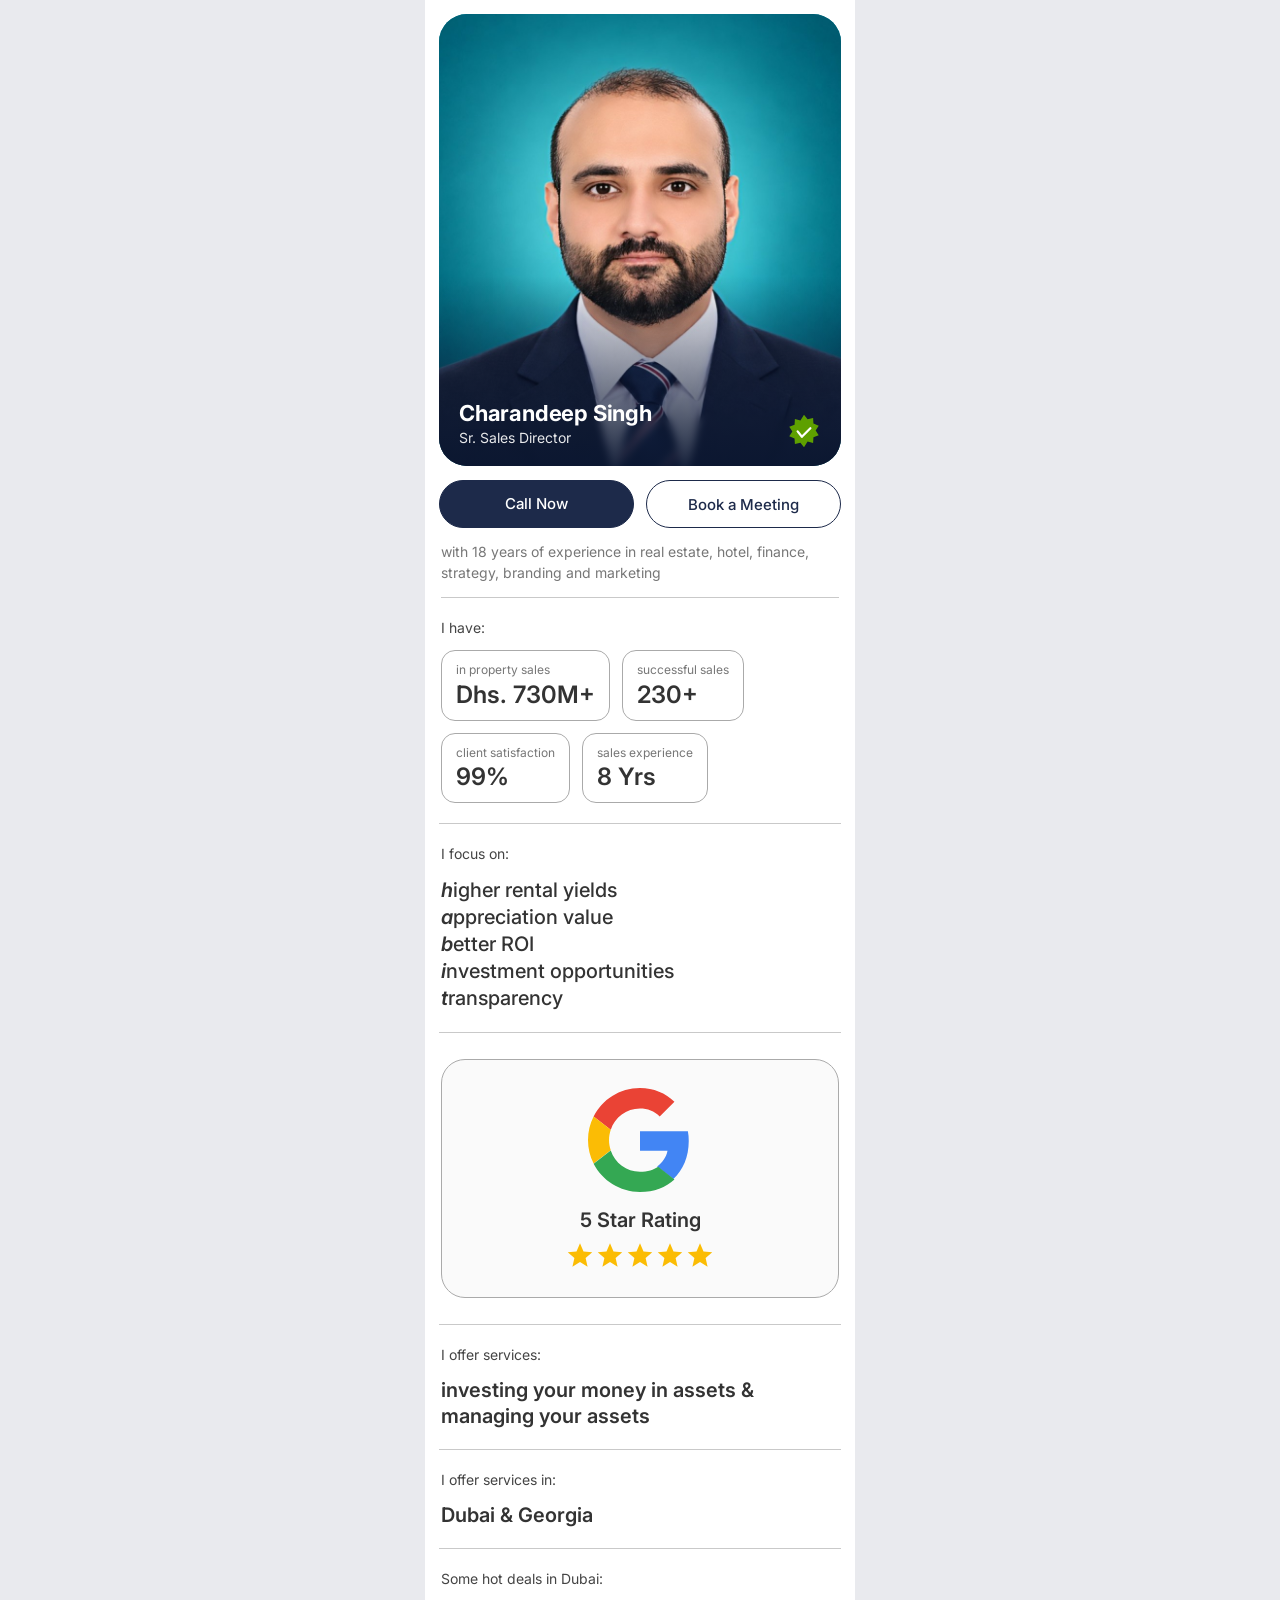
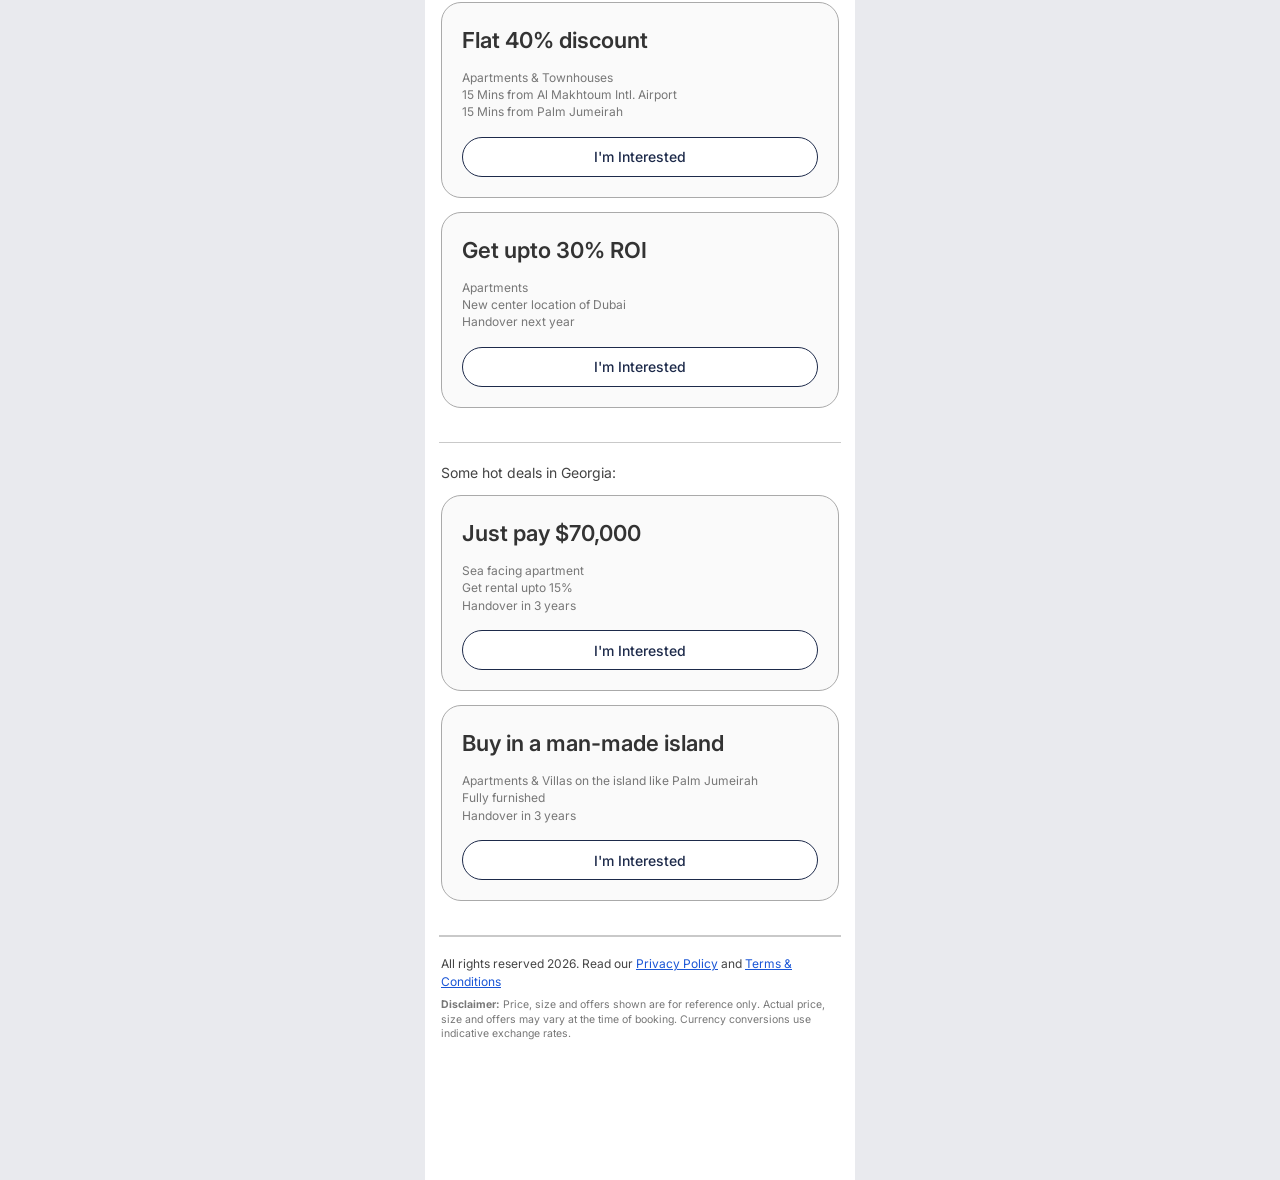
<file: index.html>
<!DOCTYPE html>
<html lang="en">
<head>
<meta charset="utf-8">
<meta name="viewport" content="width=device-width, initial-scale=1, viewport-fit=cover">
<title>Charandeep Singh | Sr. Sales Director - Dubai &amp; Georgia Real Estate</title>
<meta name="description" content="Charandeep Singh, Sr. Sales Director with 18 years of experience in real estate. Invest in and manage assets in Dubai and Georgia.">
<link rel="preconnect" href="https://fonts.googleapis.com">
<link rel="preconnect" href="https://fonts.gstatic.com" crossorigin>
<link href="https://fonts.googleapis.com/css2?family=Inter:ital,wght@0,400;0,500;0,600;0,700;1,600&display=swap" rel="stylesheet">
<link rel="icon" href="favicon.ico" sizes="any">
<link rel="icon" type="image/png" sizes="32x32" href="assets/favicon-32.png">
<link rel="icon" type="image/png" sizes="16x16" href="assets/favicon-16.png">
<link rel="apple-touch-icon" sizes="180x180" href="assets/apple-touch-icon.png">
<link rel="manifest" href="site.webmanifest">
<meta name="theme-color" content="#1d2a4a">
<link rel="stylesheet" href="styles.css">
</head>
<body>
<svg width="0" height="0" style="position:absolute" aria-hidden="true">
  <symbol id="badge" viewBox="0 0 40 40">
    <path fill="#5ea000" d="M20 1l4.2 5.2 6.5-1.6.4 6.7 6.2 2.4-3.6 5.6 3.6 5.6-6.2 2.4-.4 6.7-6.5-1.6L20 39l-4.2-5.2-6.5 1.6-.4-6.7-6.2-2.4 3.6-5.6-3.6-5.6 6.2-2.4.4-6.7 6.5 1.6z"/>
    <path d="M12.5 20.5l5 6.3 10-10" fill="none" stroke="#fff" stroke-width="2.6" stroke-linecap="round" stroke-linejoin="round"/>
  </symbol>
  <symbol id="star" viewBox="0 0 24 24"><path fill="#fbbc04" d="M12 2l3 6.9 7.5.7-5.7 5 1.7 7.4L12 18l-6.5 4 1.7-7.4-5.7-5 7.5-.7z"/></symbol>
</svg>

<main class="app">
  <header class="hero">
    <img src="assets/profile.jpg" alt="Charandeep Singh, Sr. Sales Director">
    <div class="hero-id">
      <div>
        <h1>Charandeep Singh</h1>
        <p>Sr. Sales Director</p>
      </div>
      <svg class="badge" role="img" aria-label="Verified"><use href="#badge"/></svg>
    </div>
  </header>

  <div class="cta-row" id="contact">
    <a class="btn btn-fill" href="tel:+971588959532">Call Now</a>
    <button class="btn btn-line" type="button" data-action="book">Book a Meeting</button>
  </div>

  <p class="intro">with 18 years of experience in real estate, hotel, finance, strategy, branding and marketing</p>

  <section class="rule">
    <p class="label">I have:</p>
    <div class="stats">
      <div class="stat"><small>in property sales</small><strong>Dhs. 730M+</strong></div>
      <div class="stat"><small>successful sales</small><strong>230+</strong></div>
      <div class="stat"><small>client satisfaction</small><strong>99%</strong></div>
      <div class="stat"><small>sales experience</small><strong>8 Yrs</strong></div>
    </div>
  </section>

  <section class="rule">
    <p class="label">I focus on:</p>
    <p class="focus">
      <i>h</i>igher rental yields<br>
      <i>a</i>ppreciation value<br>
      <i>b</i>etter ROI<br>
      <i>i</i>nvestment opportunities<br>
      <i>t</i>ransparency
    </p>
  </section>

  <section class="rule">
    <div class="google">
      <svg class="g" viewBox="0 0 48 48" role="img" aria-label="Google">
        <path fill="#EA4335" d="M24 9.5c3.5 0 6.6 1.2 9.1 3.6l6.8-6.8C35.800 2.400 30.300 0 24 0 14.600 0 6.500 5.400 2.600 13.200l7.900 6.100C12.400 13.600 17.700 9.500 24 9.500z"/>
        <path fill="#4285F4" d="M46.500 24.500c0-1.600-.1-3.100-.4-4.500H24v9h12.700c-.6 3-2.300 5.500-4.800 7.200l7.500 5.800c4.400-4.100 7.100-10.100 7.100-17.500z"/>
        <path fill="#FBBC05" d="M10.500 28.700c-.5-1.400-.8-3-.8-4.700s.3-3.200.8-4.700l-7.900-6.100C.9 16.500 0 20.100 0 24s.9 7.500 2.600 10.800l7.900-6.100z"/>
        <path fill="#34A853" d="M24 48c6.500 0 11.900-2.100 15.900-5.800l-7.500-5.800c-2.100 1.400-4.800 2.300-8.400 2.300-6.300 0-11.600-4.100-13.500-9.800l-7.900 6.100C6.500 42.600 14.600 48 24 48z"/>
      </svg>
      <p class="rate">5 Star Rating</p>
      <div class="stars" aria-hidden="true">
        <svg><use href="#star"/></svg><svg><use href="#star"/></svg><svg><use href="#star"/></svg><svg><use href="#star"/></svg><svg><use href="#star"/></svg>
      </div>
    </div>
  </section>

  <section class="rule">
    <p class="label">I offer services:</p>
    <p class="big">investing your money in assets &amp; managing your assets</p>
  </section>

  <section class="rule">
    <p class="label">I offer services in:</p>
    <p class="big">Dubai &amp; Georgia</p>
  </section>

  <section class="rule">
    <p class="label">Some hot deals in Dubai:</p>
    <article class="deal">
      <h3>Flat 40% discount</h3>
      <ul><li>Apartments &amp; Townhouses</li><li>15 Mins from Al Makhtoum Intl. Airport</li><li>15 Mins from Palm Jumeirah</li></ul>
      <button class="btn btn-line" type="button" data-interest data-section="Some hot deals in Dubai" data-title="Flat 40% discount">I'm Interested</button>
    </article>
    <article class="deal">
      <h3>Get upto 30% ROI</h3>
      <ul><li>Apartments</li><li>New center location of Dubai</li><li>Handover next year</li></ul>
      <button class="btn btn-line" type="button" data-interest data-section="Some hot deals in Dubai" data-title="Get upto 30% ROI">I'm Interested</button>
    </article>
  </section>

  <section class="rule">
    <p class="label">Some hot deals in Georgia:</p>
    <article class="deal">
      <h3>Just pay $70,000</h3>
      <ul><li>Sea facing apartment</li><li>Get rental upto 15%</li><li>Handover in 3 years</li></ul>
      <button class="btn btn-line" type="button" data-interest data-section="Some hot deals in Georgia" data-title="Just pay $70,000">I'm Interested</button>
    </article>
    <article class="deal">
      <h3>Buy in a man-made island</h3>
      <ul><li>Apartments &amp; Villas on the island like Palm Jumeirah</li><li>Fully furnished</li><li>Handover in 3 years</li></ul>
      <button class="btn btn-line" type="button" data-interest data-section="Some hot deals in Georgia" data-title="Buy in a man-made island">I'm Interested</button>
    </article>
  </section>

  <footer>
    <p>All rights reserved 2026. Read our <a href="privacy.html">Privacy Policy</a> and <a href="terms.html">Terms &amp; Conditions</a></p>
    <p class="disc"><b>Disclaimer:</b> Price, size and offers shown are for reference only. Actual price, size and offers may vary at the time of booking. Currency conversions use indicative exchange rates.</p>
  </footer>
</main>

<!-- Sticky banner -->
<div class="sticky" id="sticky" aria-hidden="true">
  <div class="who">
    <div>
      <h2>Charandeep Singh</h2>
      <p>Sr. Sales Director</p>
    </div>
    <svg class="badge" role="img" aria-label="Verified"><use href="#badge"/></svg>
  </div>
  <div class="cta-row">
    <a class="btn btn-fill" href="tel:+971588959532">Call Now</a>
    <button class="btn btn-line" type="button" data-action="book">Book a Meeting</button>
  </div>
</div>

<button class="close" id="closeBtn" type="button" aria-label="Close" hidden>
  <svg viewBox="0 0 24 24" fill="none" stroke="#000" stroke-width="1.4" stroke-linecap="round"><path d="M3 3l18 18M21 3L3 21"/></svg>
</button>

<!-- Contact Now pop-up -->
<div class="modal" id="contactModal" role="dialog" aria-modal="true" aria-label="Contact now">
  <div class="inner"><div class="sheet menu">
    <button type="button" id="opt-zoom">Book a Zoom Meeting</button>
    <a href="tel:+971588959532" id="opt-call">Call Now</a>
    <button type="button" id="opt-whatsapp">WhatsApp Me</button>
    <button type="button" id="opt-callback">Request a Call Back</button>
  </div></div>
</div>

<!-- Book a Zoom Meeting pop-up -->
<div class="modal" id="zoomModal" role="dialog" aria-modal="true" aria-label="Book a Zoom Meeting">
  <div class="inner"><form class="sheet form" id="zoomForm" novalidate>
    <h2>Book a Zoom Meeting</h2>
    <div class="row"><label for="f-name">Your Name</label><input id="f-name" name="name" type="text" autocomplete="name" required></div>
    <div class="row"><label for="f-guests"># of Guests</label><input id="f-guests" name="guests" type="number" min="1" inputmode="numeric" required></div>
    <div class="row"><label for="f-time">Time</label><input id="f-time" name="time" type="time" required></div>
    <div class="row"><label for="f-date">Date</label><input id="f-date" name="date" type="date" required></div>
    <button class="submit" type="submit">Submit a Request</button>
    <p class="note"><b>All fields are mandatory.</b> By submitting this form, you’re accepting the agent or agency to contact you.</p>
  </form></div>
</div>

<!-- Thank you pop-up -->
<div class="modal" id="thanksModal" role="dialog" aria-modal="true" aria-label="Thank you">
  <div class="inner"><div class="sheet thanks">
    <h2>Thank You!</h2>
    <p>Your request has been submitted. You will be contacted soon. I appreciate your patience in this matter.</p>
  </div></div>
</div>

<script src="script.js"></script>
</body>
</html>
</file>
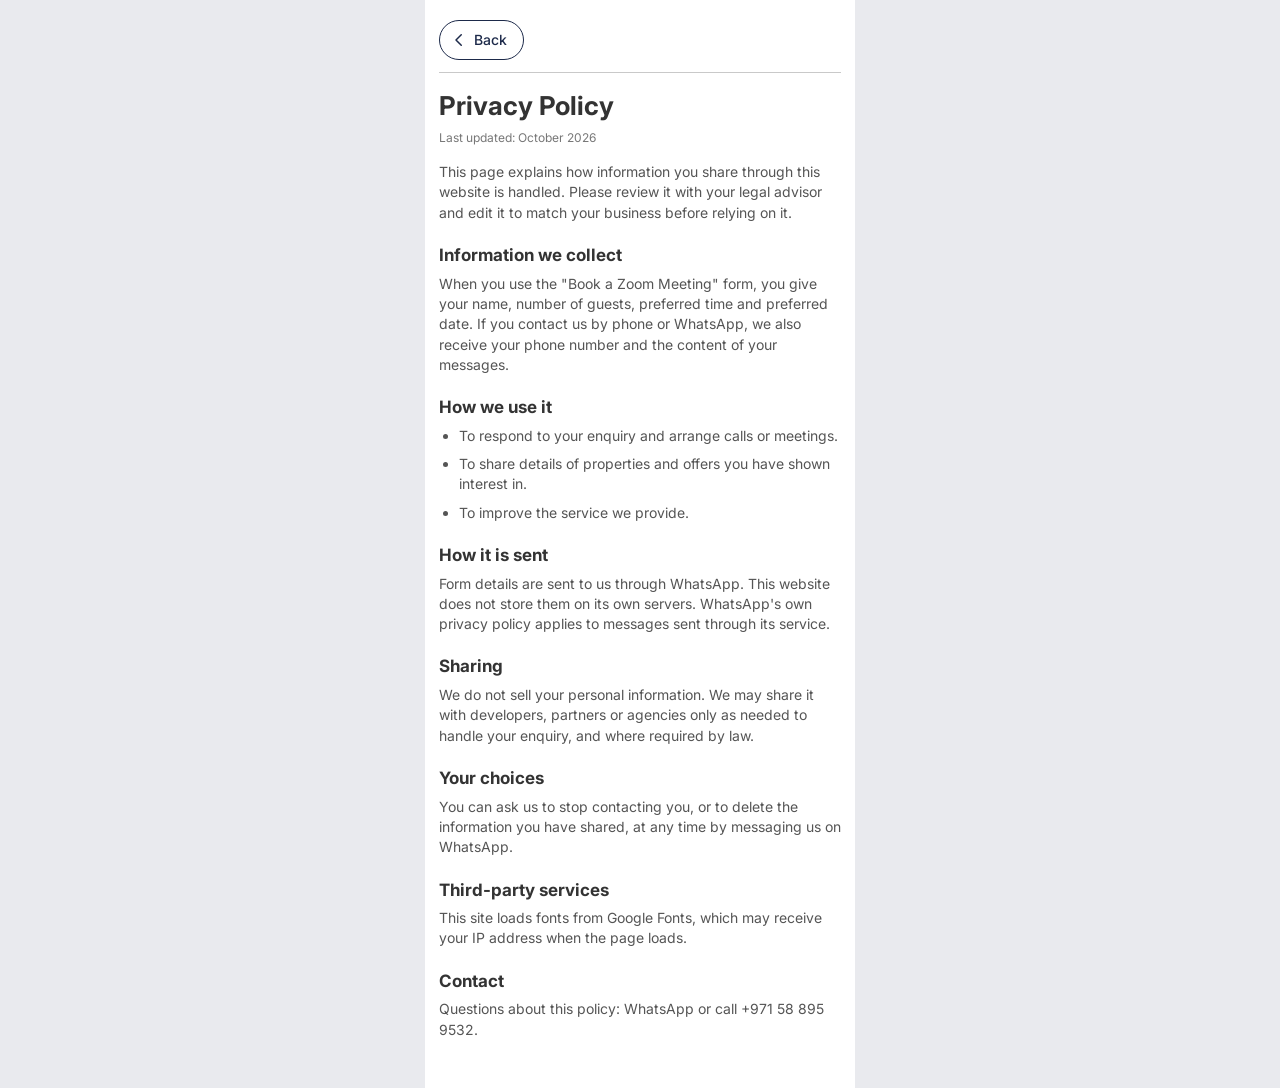
<file: privacy.html>
<!DOCTYPE html>
<html lang="en"><head><meta charset="utf-8">
<meta name="viewport" content="width=device-width, initial-scale=1, viewport-fit=cover">
<title>Privacy Policy | Charandeep Singh</title>
<link rel="preconnect" href="https://fonts.googleapis.com"><link rel="preconnect" href="https://fonts.gstatic.com" crossorigin>
<link href="https://fonts.googleapis.com/css2?family=Inter:wght@400;500;600;700&display=swap" rel="stylesheet">
<link rel="icon" href="favicon.ico" sizes="any">
<link rel="icon" type="image/png" sizes="32x32" href="assets/favicon-32.png">
<link rel="icon" type="image/png" sizes="16x16" href="assets/favicon-16.png">
<link rel="apple-touch-icon" sizes="180x180" href="assets/apple-touch-icon.png">
<link rel="manifest" href="site.webmanifest">
<meta name="theme-color" content="#1d2a4a">
<link rel="stylesheet" href="styles.css"></head>
<body><main class="app" style="padding-bottom:40px">
<nav class="topbar"><a class="back" href="index.html"><svg viewBox="0 0 24 24" fill="none" stroke="currentColor" stroke-width="2" stroke-linecap="round" stroke-linejoin="round"><path d="M15 5l-7 7 7 7"/></svg>Back</a></nav>
<article class="legal"><h1>Privacy Policy</h1><p class="upd">Last updated: October 2026</p>

<p>This page explains how information you share through this website is handled. Please review it with your legal advisor and edit it to match your business before relying on it.</p>
<h2>Information we collect</h2>
<p>When you use the "Book a Zoom Meeting" form, you give your name, number of guests, preferred time and preferred date. If you contact us by phone or WhatsApp, we also receive your phone number and the content of your messages.</p>
<h2>How we use it</h2>
<ul><li>To respond to your enquiry and arrange calls or meetings.</li><li>To share details of properties and offers you have shown interest in.</li><li>To improve the service we provide.</li></ul>
<h2>How it is sent</h2>
<p>Form details are sent to us through WhatsApp. This website does not store them on its own servers. WhatsApp's own privacy policy applies to messages sent through its service.</p>
<h2>Sharing</h2>
<p>We do not sell your personal information. We may share it with developers, partners or agencies only as needed to handle your enquiry, and where required by law.</p>
<h2>Your choices</h2>
<p>You can ask us to stop contacting you, or to delete the information you have shared, at any time by messaging us on WhatsApp.</p>
<h2>Third-party services</h2>
<p>This site loads fonts from Google Fonts, which may receive your IP address when the page loads.</p>
<h2>Contact</h2>
<p>Questions about this policy: WhatsApp or call +971 58 895 9532.</p>
</article></main></body></html>
</file>
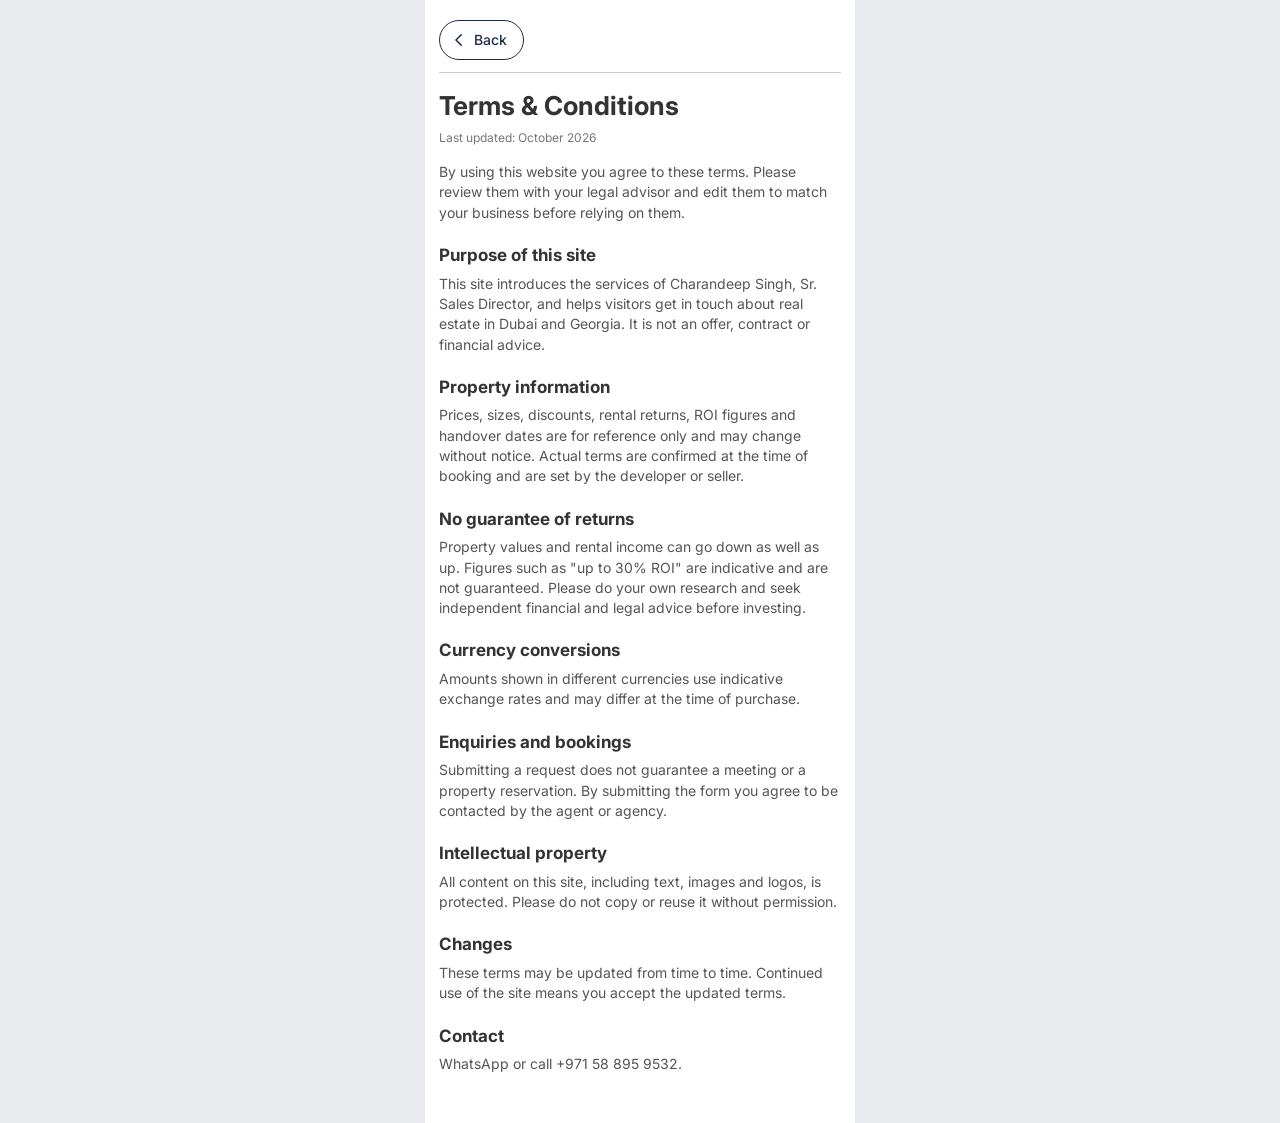
<file: terms.html>
<!DOCTYPE html>
<html lang="en"><head><meta charset="utf-8">
<meta name="viewport" content="width=device-width, initial-scale=1, viewport-fit=cover">
<title>Terms &amp; Conditions | Charandeep Singh</title>
<link rel="preconnect" href="https://fonts.googleapis.com"><link rel="preconnect" href="https://fonts.gstatic.com" crossorigin>
<link href="https://fonts.googleapis.com/css2?family=Inter:wght@400;500;600;700&display=swap" rel="stylesheet">
<link rel="icon" href="favicon.ico" sizes="any">
<link rel="icon" type="image/png" sizes="32x32" href="assets/favicon-32.png">
<link rel="icon" type="image/png" sizes="16x16" href="assets/favicon-16.png">
<link rel="apple-touch-icon" sizes="180x180" href="assets/apple-touch-icon.png">
<link rel="manifest" href="site.webmanifest">
<meta name="theme-color" content="#1d2a4a">
<link rel="stylesheet" href="styles.css"></head>
<body><main class="app" style="padding-bottom:40px">
<nav class="topbar"><a class="back" href="index.html"><svg viewBox="0 0 24 24" fill="none" stroke="currentColor" stroke-width="2" stroke-linecap="round" stroke-linejoin="round"><path d="M15 5l-7 7 7 7"/></svg>Back</a></nav>
<article class="legal"><h1>Terms &amp; Conditions</h1><p class="upd">Last updated: October 2026</p>

<p>By using this website you agree to these terms. Please review them with your legal advisor and edit them to match your business before relying on them.</p>
<h2>Purpose of this site</h2>
<p>This site introduces the services of Charandeep Singh, Sr. Sales Director, and helps visitors get in touch about real estate in Dubai and Georgia. It is not an offer, contract or financial advice.</p>
<h2>Property information</h2>
<p>Prices, sizes, discounts, rental returns, ROI figures and handover dates are for reference only and may change without notice. Actual terms are confirmed at the time of booking and are set by the developer or seller.</p>
<h2>No guarantee of returns</h2>
<p>Property values and rental income can go down as well as up. Figures such as "up to 30% ROI" are indicative and are not guaranteed. Please do your own research and seek independent financial and legal advice before investing.</p>
<h2>Currency conversions</h2>
<p>Amounts shown in different currencies use indicative exchange rates and may differ at the time of purchase.</p>
<h2>Enquiries and bookings</h2>
<p>Submitting a request does not guarantee a meeting or a property reservation. By submitting the form you agree to be contacted by the agent or agency.</p>
<h2>Intellectual property</h2>
<p>All content on this site, including text, images and logos, is protected. Please do not copy or reuse it without permission.</p>
<h2>Changes</h2>
<p>These terms may be updated from time to time. Continued use of the site means you accept the updated terms.</p>
<h2>Contact</h2>
<p>WhatsApp or call +971 58 895 9532.</p>
</article></main></body></html>
</file>
<file: styles.css>
:root{
  --navy:#1d2a4a;
  --ink:#444;
  --muted:#777;
  --line:#c9c9c9;
  --card:#fafafa;
  --green:#5ea000;
  --red:#f26b6b;
  --overlay:#d9d9d9;
  --font:'Inter',system-ui,-apple-system,'Segoe UI',Roboto,sans-serif;
}
*{box-sizing:border-box;margin:0;padding:0;-webkit-tap-highlight-color:transparent}
html{scroll-behavior:smooth}
body{font-family:var(--font);color:var(--ink);background:#e9eaee;line-height:1.45;-webkit-text-size-adjust:100%}
.app{max-width:430px;margin:0 auto;min-height:100vh;background:#fff;padding:14px 14px 130px;position:relative}
button{font-family:inherit;cursor:pointer}
a{color:inherit}
:focus-visible{outline:3px solid #3b82f6;outline-offset:2px}

/* Hero */
.hero{position:relative;border-radius:28px;overflow:hidden;aspect-ratio:4/4.5;background:#0a8fa3}
.hero img{width:100%;height:100%;object-fit:cover;object-position:50% 20%;display:block}
.hero::after{content:"";position:absolute;inset:auto 0 0 0;height:42%;background:linear-gradient(to top,rgba(10,22,48,.92),rgba(10,22,48,0))}
.hero-id{position:absolute;left:20px;right:20px;bottom:18px;z-index:2;display:flex;align-items:flex-end;justify-content:space-between;color:#fff}
.hero-id h1{font-size:22px;font-weight:700;letter-spacing:-.2px;line-height:1.15}
.hero-id p{font-size:14px;opacity:.9;margin-top:2px}
.badge{width:34px;height:34px;flex:none}

.cta-row{display:flex;gap:12px;margin-top:14px}
.btn{flex:1;height:48px;border-radius:999px;font-size:15px;font-weight:500;border:1.5px solid var(--navy);text-align:center;text-decoration:none;display:flex;align-items:center;justify-content:center}
.btn-fill{background:var(--navy);color:#fff}
.btn-line{background:#fff;color:var(--navy)}
.btn:active{transform:scale(.98)}

.intro{font-size:14px;color:var(--muted);margin:14px 2px 0;padding-bottom:14px;border-bottom:1px solid var(--line)}

section{padding:20px 2px}
.rule{border-bottom:1px solid var(--line)}
.label{font-size:14px;color:var(--ink);margin-bottom:12px}

/* Stats */
.stats{display:flex;flex-wrap:wrap;gap:12px}
.stat{border:1px solid #aaa;border-radius:14px;padding:10px 14px;background:#fff}
.stat small{display:block;font-size:12px;color:var(--muted)}
.stat strong{display:block;font-size:24px;font-weight:600;color:#333;line-height:1.3}
.stats .stat{flex:0 1 auto}

.focus{font-size:20px;font-weight:500;line-height:1.35;color:#333}
.focus i{font-style:italic;font-weight:600}
.big{font-size:20px;font-weight:600;color:#333;line-height:1.3}

/* Google card */
.google{border:1px solid #aaa;border-radius:24px;background:var(--card);padding:28px 20px;text-align:center;margin:6px 0}
.google svg.g{width:104px;height:104px}
.google .rate{font-size:20px;font-weight:600;color:#333;margin-top:8px}
.stars{display:flex;gap:2px;justify-content:center;margin-top:6px}
.stars svg{width:28px;height:28px}

/* Deals */
.deal{border:1px solid #aaa;border-radius:20px;background:var(--card);padding:22px 20px 20px;margin-bottom:14px}
.deal h3{font-size:22px;font-weight:600;color:#333;margin-bottom:12px}
.deal ul{list-style:none;font-size:12px;color:var(--muted);margin-bottom:16px}
.deal .btn{width:100%;height:40px;font-size:14px}

footer{padding:18px 2px 8px;font-size:12px;color:var(--ink);border-top:1px solid var(--line)}
footer a{color:#1a56d6}
footer .disc{margin-top:8px;font-size:10.5px;color:var(--muted);line-height:1.4}

/* Sticky banner */
.sticky{position:fixed;left:50%;bottom:0;width:100%;max-width:430px;background:#fff;box-shadow:0 -6px 20px rgba(0,0,0,.14);border-radius:22px 22px 0 0;padding:12px 16px calc(14px + env(safe-area-inset-bottom));transform:translate(-50%,110%);transition:transform .3s ease;z-index:50;visibility:hidden}
.sticky.show{transform:translate(-50%,0);visibility:visible}
.sticky .who{display:flex;align-items:flex-start;gap:10px}
.sticky .who h2{font-size:17px;font-weight:700;color:#444;line-height:1.2}
.sticky .who p{font-size:12.5px;color:#555}
.sticky .badge{width:30px;height:30px;margin-left:2px;margin-top:0}
.sticky .cta-row{margin-top:10px}
.sticky .btn{height:44px}

/* Modals */
.modal{position:fixed;inset:0;background:rgba(217,217,217,.97);display:none;z-index:100;align-items:center;justify-content:center;padding:20px}
.modal.open{display:flex}
.modal .inner{width:100%;max-width:400px;position:relative}
.close{position:fixed;top:max(20px,env(safe-area-inset-top));right:max(20px,calc(50% - 195px));width:40px;height:40px;border-radius:50%;background:#fff;border:0;display:flex;align-items:center;justify-content:center;z-index:110}
.close[hidden]{display:none}
.close svg{width:22px;height:22px}
.sheet{background:#fff;border-radius:24px;box-shadow:0 8px 30px rgba(0,0,0,.08)}
.sheet.menu{padding:10px 24px}
.menu button,.menu a{display:block;width:100%;background:none;border:0;border-bottom:1px solid #b5b5b5;padding:24px 0;font-size:20px;color:#2a2a2a;text-align:center;text-decoration:none;font-family:inherit}
.menu > :last-child{border-bottom:0}
.sheet.form{padding:34px 26px 24px}
.form h2{text-align:center;font-size:22px;font-weight:700;color:#4a4a4a;padding-bottom:20px;border-bottom:1px solid #aaa;margin-bottom:22px}
.row{display:flex;align-items:center;gap:12px;margin-bottom:14px}
.row label{flex:0 0 34%;font-size:16px;color:#4a4a4a}
.row input{flex:1;min-width:0;height:44px;border:1px solid #bbb;border-radius:10px;background:#f9f9f9;padding:0 12px;font:inherit;font-size:16px;color:#333}
.row input.err{border-color:var(--red);background:#fff6f6}
.submit{width:100%;height:54px;border-radius:999px;border:0;background:var(--navy);color:#fff;font-size:18px;margin-top:22px}
.note{font-size:13px;color:#999;margin-top:14px;line-height:1.35}
.note b{font-weight:400;color:var(--red)}
.sheet.thanks{padding:56px 24px 60px;text-align:center}
.thanks h2{font-size:44px;font-weight:700;color:#4a4a4a;margin-bottom:34px;line-height:1.1}
.thanks p{font-size:17px;color:#4a4a4a;line-height:1.5}

/* Legal pages */
.topbar{display:flex;align-items:center;gap:10px;position:sticky;top:0;background:#fff;padding:10px 0 12px;border-bottom:1px solid var(--line);z-index:5;margin:-4px 0 14px}
.back{display:inline-flex;align-items:center;gap:6px;height:40px;padding:0 16px 0 10px;border-radius:999px;border:1.5px solid var(--navy);color:var(--navy);text-decoration:none;font-size:14px;font-weight:500;background:#fff}
.back svg{width:18px;height:18px}
.legal h1{font-size:26px;color:#333;margin:8px 0 4px}
.legal .upd{font-size:12px;color:var(--muted);margin-bottom:16px}
.legal h2{font-size:17px;color:#333;margin:20px 0 6px}
.legal p,.legal li{font-size:14px;color:#555;margin-bottom:8px}
.legal ul{padding-left:20px}
.legal .app-pad{height:20px}
@media (prefers-reduced-motion:reduce){html{scroll-behavior:auto}.sticky{transition:none}}
</file>
